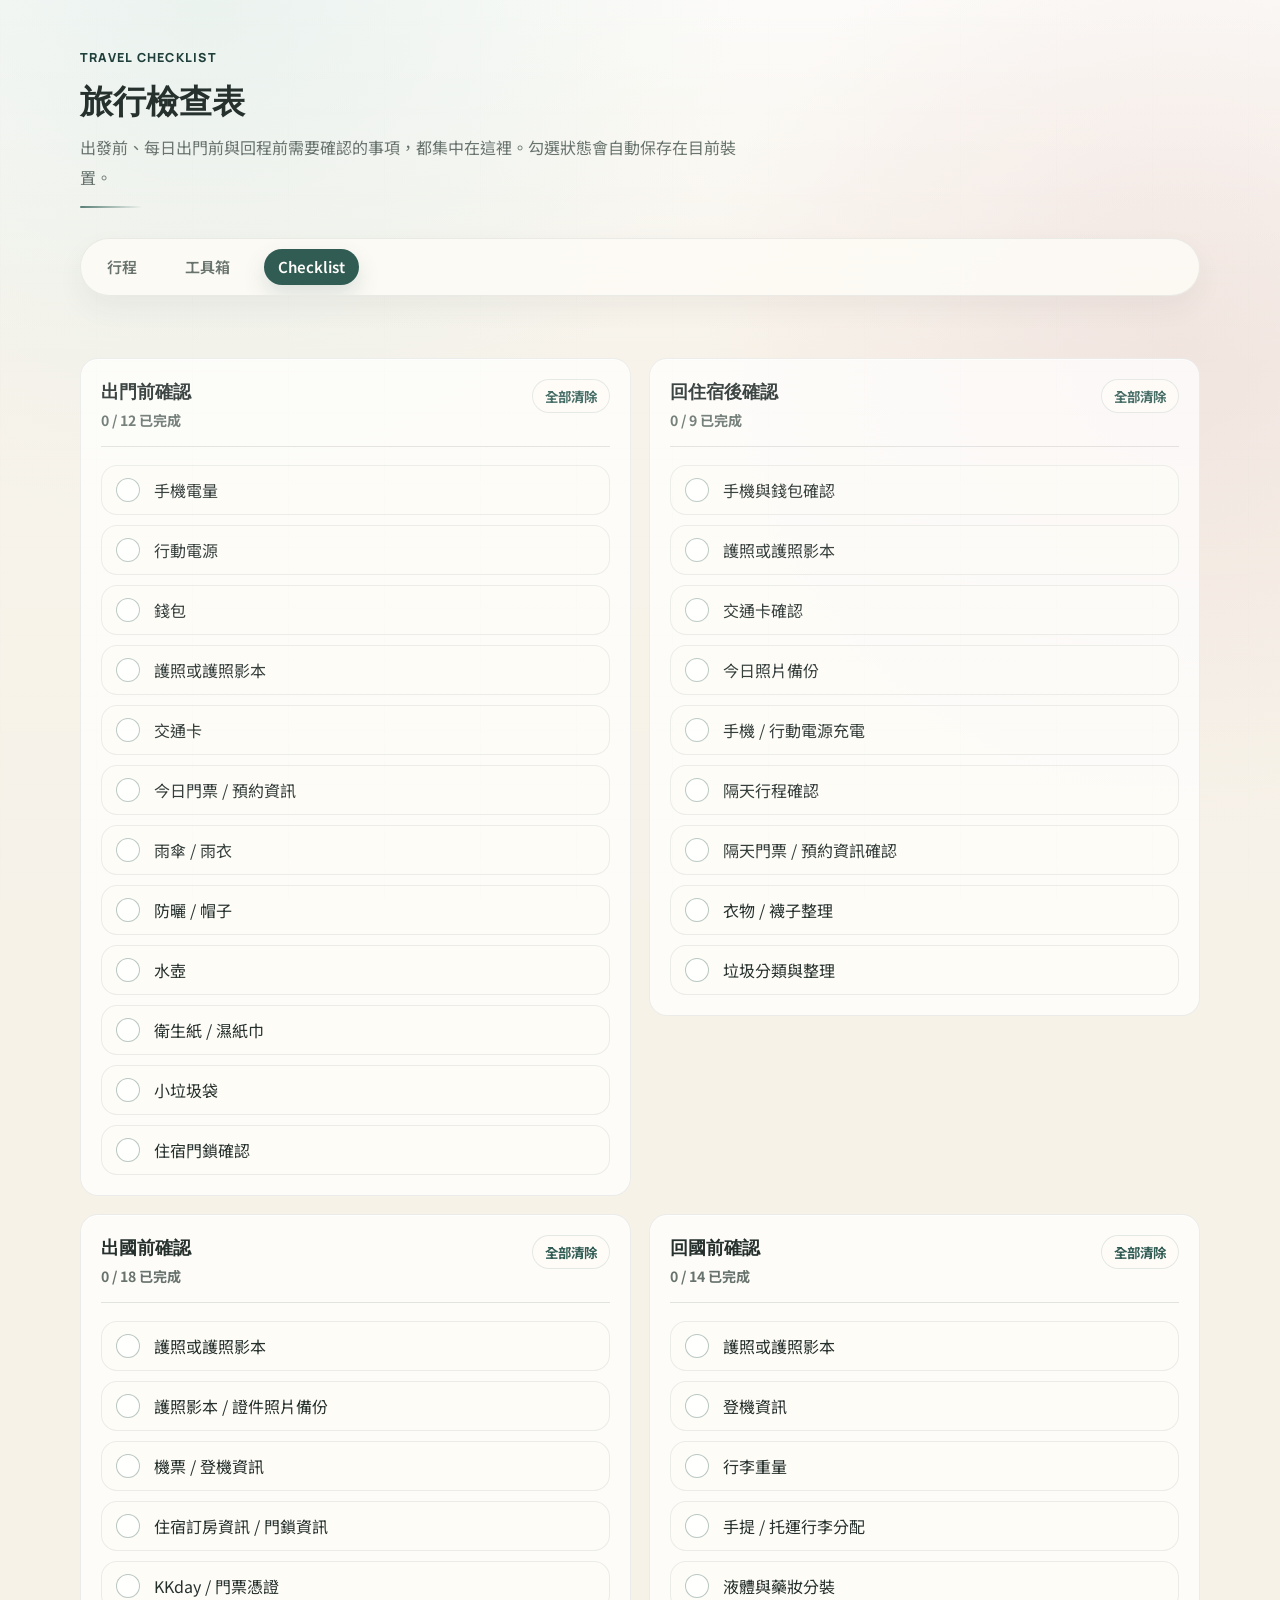
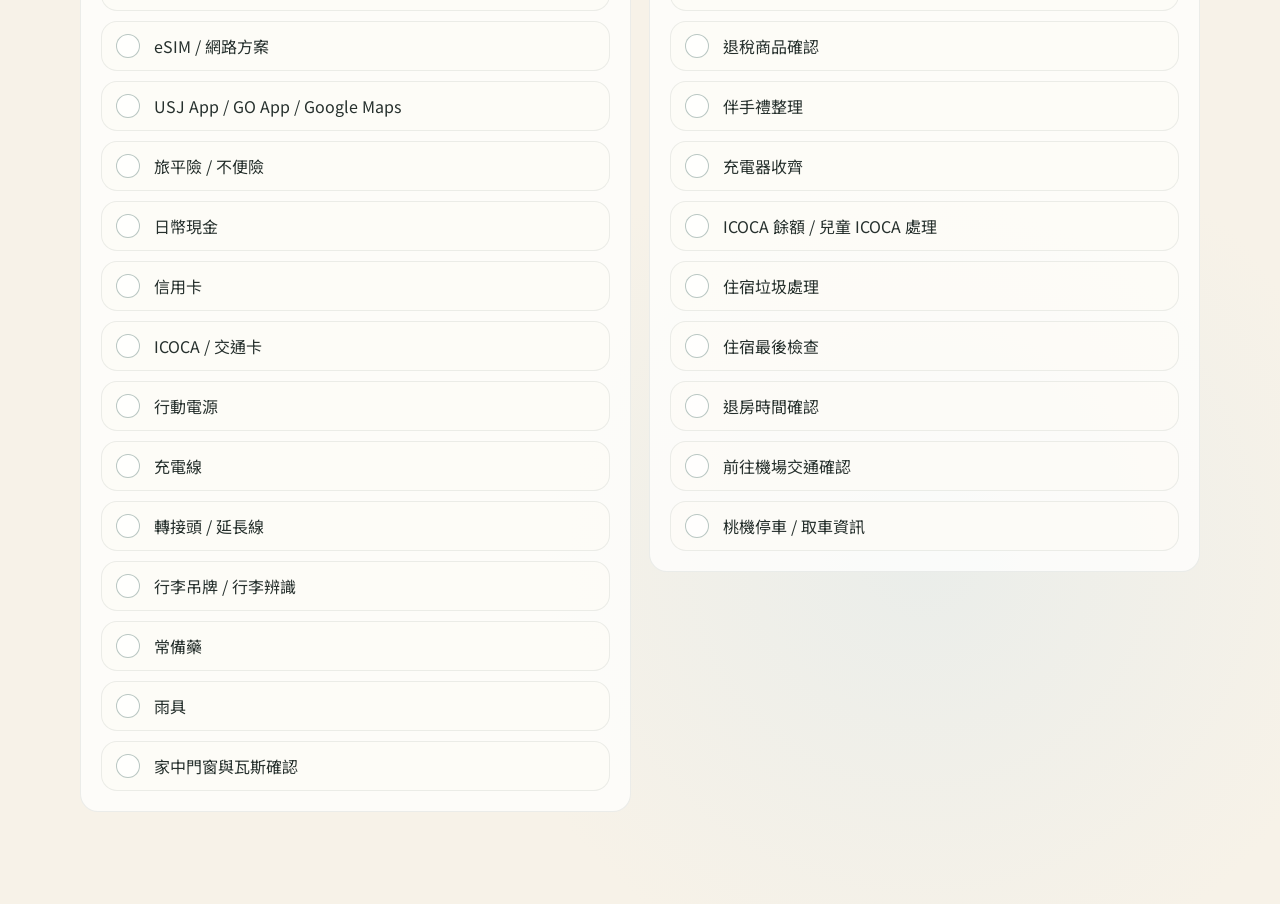
<file: notes.html>
<!DOCTYPE html>
<html lang="zh-Hant">
  <head>
    <meta charset="UTF-8" />
    <meta name="viewport" content="width=device-width, initial-scale=1.0" />
    <title>旅行檢查表 | 關西家庭旅遊攻略</title>
    <meta
      name="description"
      content="關西家庭旅遊出發前、每日出門前與回程前 Checklist。"
    />
    <link rel="apple-touch-icon" sizes="180x180" href="assets/images/icons/apple-touch-icon.png" />
    <link rel="icon" type="image/png" sizes="32x32" href="assets/images/icons/favicon-32.png" />
    <link rel="icon" type="image/png" sizes="192x192" href="assets/images/icons/icon-192.png" />
    <link rel="icon" type="image/png" sizes="512x512" href="assets/images/icons/icon-512.png" />
    <link rel="manifest" href="manifest.json" />
    <link rel="preconnect" href="https://fonts.googleapis.com" />
    <link rel="preconnect" href="https://fonts.gstatic.com" crossorigin />
    <link
      href="https://fonts.googleapis.com/css2?family=Manrope:wght@400;500;700;800&family=Noto+Sans+TC:wght@400;500;700&display=swap"
      rel="stylesheet"
    />
    <link rel="stylesheet" href="style.css" />
  </head>
  <body data-page="notes">
    <div class="page-shell">
      <header class="page-header">
        <p class="eyebrow">Travel Checklist</p>
        <h1>旅行檢查表</h1>
        <p>出發前、每日出門前與回程前需要確認的事項，都集中在這裡。勾選狀態會自動保存在目前裝置。</p>
      </header>

      <nav class="section-nav site-nav" aria-label="頁面導覽">
        <a href="index.html">行程</a>
        <a href="resources.html">工具箱</a>
        <a class="is-active" href="notes.html">Checklist</a>
      </nav>

      <main id="app">
        <section class="content-section content-section--first">
          <div class="checklist-grid" id="checklist-container">
            <!-- 由 JavaScript 動態產生 -->
          </div>
        </section>
      </main>
    </div>

    <script src="data/trip-meta.js"></script>
    <script src="data/days/day1.js"></script>
    <script src="data/days/day2.js"></script>
    <script src="data/days/day3.js"></script>
    <script src="data/days/day4.js"></script>
    <script src="data/days/day5.js"></script>
    <script src="data/days/day6.js"></script>
    <script src="data/days/day7.js"></script>
    <script src="data/days/day8.js"></script>
    <script src="data/trip-data.js"></script>
    <script src="data/checklist.js"></script>
    <script src="app.js"></script>
  </body>
</html>
</file>
<file: style.css>
/* =========================
   THEME SETTINGS
   之後要換風格主要改這裡
========================= */
:root {
  --theme-bg: #f7f2e8;
  --theme-bg-soft: #fbfaf5;
  --theme-card: #ffffff;
  --theme-card-soft: #fdfbf6;
  --theme-card-tint: rgba(255, 255, 255, 0.74);
  --theme-text: #26302d;
  --theme-text-muted: #68736e;
  --theme-text-faint: #96a09a;
  --theme-accent: #587f76;
  --theme-accent-soft: #dfede8;
  --theme-accent-deep: #315c54;
  --theme-accent-ink: #203f3a;
  --theme-warm: #b98b5f;
  --theme-sakura: #ead4d2;
  --theme-sky: #dce8ec;
  --theme-line: rgba(80, 95, 90, 0.16);
  --theme-line-soft: rgba(80, 95, 90, 0.1);
  --theme-shadow: 0 18px 40px rgba(48, 55, 52, 0.08);
  --theme-shadow-soft: 0 12px 28px rgba(48, 55, 52, 0.055);
  --theme-shadow-hover: 0 20px 44px rgba(48, 55, 52, 0.1);
  --theme-radius-lg: 28px;
  --theme-radius-md: 18px;
  --theme-radius-sm: 14px;
  --theme-radius-pill: 999px;

  /* Sakura theme idea:
     --theme-bg: #fff7f8;
     --theme-accent: #d77a95;
     --theme-accent-deep: #ad5870;
     --theme-accent-soft: #f7e1e8;
  */

  --bg: var(--theme-bg);
  --bg-soft: var(--theme-bg-soft);
  --surface: var(--theme-card-tint);
  --surface-strong: var(--theme-card);
  --surface-tint: rgba(253, 251, 246, 0.86);
  --text: var(--theme-text);
  --text-soft: var(--theme-text-muted);
  --text-faint: var(--theme-text-faint);
  --line: var(--theme-line);
  --accent: var(--theme-accent);
  --accent-deep: var(--theme-accent-deep);
  --accent-ink: var(--theme-accent-ink);
  --accent-warm: var(--theme-warm);
  --accent-soft: rgba(88, 127, 118, 0.12);
  --shadow: var(--theme-shadow);
  --shadow-soft: var(--theme-shadow-soft);
  --shadow-hover: var(--theme-shadow-hover);
  --radius-lg: var(--theme-radius-lg);
  --radius-md: var(--theme-radius-md);
  --radius-sm: var(--theme-radius-sm);
  --container: 1120px;
  --safe-bottom: env(safe-area-inset-bottom, 0px);
  --mobile-nav-height: 72px;
}

*,
*::before,
*::after {
  box-sizing: border-box;
}

html {
  scroll-behavior: smooth;
}

body {
  position: relative;
  margin: 0;
  min-width: 320px;
  font-family: "Noto Sans TC", sans-serif;
  color: var(--text);
  background:
    radial-gradient(circle at 16% 0%, rgba(223, 237, 232, 0.7), transparent 34rem),
    radial-gradient(circle at 92% 14%, rgba(234, 212, 210, 0.55), transparent 30rem),
    radial-gradient(circle at 72% 86%, rgba(220, 232, 236, 0.48), transparent 28rem),
    linear-gradient(180deg, rgba(255, 255, 255, 0.72), transparent 360px),
    var(--bg);
  line-height: 1.65;
}

body::before {
  content: "";
  position: fixed;
  inset: 0;
  pointer-events: none;
  background:
    linear-gradient(rgba(255, 255, 255, 0.34), rgba(255, 255, 255, 0.14)),
    repeating-linear-gradient(
      90deg,
      rgba(49, 92, 84, 0.018) 0,
      rgba(49, 92, 84, 0.018) 1px,
      transparent 1px,
      transparent 96px
    ),
    repeating-linear-gradient(
      0deg,
      rgba(185, 139, 95, 0.018) 0,
      rgba(185, 139, 95, 0.018) 1px,
      transparent 1px,
      transparent 88px
    );
  opacity: 0.42;
}

a {
  color: inherit;
  text-decoration: none;
}

img {
  max-width: 100%;
}

.page-shell {
  width: min(calc(100% - 32px), var(--container));
  margin: 0 auto;
  padding: 22px 0 calc(132px + var(--safe-bottom));
}

.hero,
.panel,
.section-nav {
  backdrop-filter: none;
  -webkit-backdrop-filter: none;
}

.hero {
  position: relative;
  display: grid;
  gap: 26px;
  min-height: 0;
  padding: 0;
  overflow: hidden;
  align-content: start;
  color: var(--text);
  background: transparent;
  border: 0;
  border-radius: 0;
  box-shadow: none;
  isolation: auto;
}

.hero::before {
  content: none;
}

.hero::after {
  content: "";
  position: absolute;
  inset: 0 0 auto;
  height: 390px;
  pointer-events: none;
  z-index: 1;
  background:
    linear-gradient(180deg, rgba(21, 32, 34, 0.08), rgba(21, 32, 34, 0.18) 52%, rgba(21, 32, 34, 0.38)),
    linear-gradient(90deg, rgba(21, 32, 34, 0.28), transparent 58%);
}

.hero__media {
  position: relative;
  z-index: 0;
  margin: 0;
  overflow: hidden;
  min-height: 390px;
  border-radius: 22px;
  background:
    linear-gradient(135deg, rgba(247, 244, 237, 0.25), rgba(111, 142, 131, 0.2)),
    url("assets/images/cover.webp") center / cover no-repeat;
  box-shadow: 0 16px 42px rgba(36, 43, 43, 0.08);
  transform: none;
}

.hero__content,
.hero__card {
  position: relative;
  z-index: 2;
}

.eyebrow,
.day-card__label,
.link-card__category,
.hero__card-label {
  margin: 0 0 10px;
  font-family: "Manrope", sans-serif;
  font-size: 0.78rem;
  font-weight: 800;
  letter-spacing: 0.1em;
  text-transform: uppercase;
  color: var(--accent);
}

.hero .eyebrow,
.hero__card-label {
  color: var(--accent);
}

.hero h1,
.section-heading h2,
.day-card h3,
.panel h3,
.timeline-item h4,
.link-card h3 {
  margin: 0;
  font-family: "Manrope", sans-serif;
  letter-spacing: 0;
}

.hero h1 {
  max-width: 15ch;
  font-size: 2.25rem;
  line-height: 1.16;
  font-weight: 700;
  text-wrap: balance;
}

.hero__subtitle,
.day-card__intro,
.timeline-item__activity,
.link-card p,
.hero-summary__lead,
.hero__caption,
.timeline-item__address {
  margin: 0;
  color: var(--text-soft);
}

.hero__subtitle {
  max-width: 34rem;
  margin-top: 14px;
  color: var(--text-soft);
  font-size: 1.02rem;
  line-height: 1.9;
}

.hero__meta,
.hero__actions,
.timeline-item__actions {
  display: flex;
  flex-wrap: wrap;
  gap: 10px;
}

.hero__meta {
  margin-top: 22px;
}

.hero__actions {
  margin-top: 22px;
}

.meta-chip,
.transport-chip {
  display: inline-flex;
  align-items: center;
  gap: 6px;
  padding: 7px 12px;
  border-radius: 999px;
  background: rgba(255, 255, 255, 0.68);
  color: var(--accent-deep);
  font-size: 0.92rem;
  font-weight: 500;
  border: 1px solid rgba(17, 94, 89, 0.08);
  box-shadow: 0 8px 18px rgba(31, 41, 51, 0.04);
}

.hero .meta-chip {
  background: rgba(255, 255, 255, 0.52);
  color: var(--accent-deep);
  border-color: rgba(85, 127, 118, 0.16);
  box-shadow: none;
}

.hero__card {
  max-width: none;
  padding: 18px 0 0;
  background: transparent;
  border: 0;
  border-top: 1px solid var(--line);
  border-radius: 0;
  box-shadow: none;
}

.hero-summary__lead {
  margin-bottom: 16px;
  color: var(--text-soft);
  font-size: 0.98rem;
}

.hero-summary__list,
.bullet-list {
  margin: 0;
  padding-left: 18px;
  color: var(--text-soft);
}

.hero-summary__list {
  display: grid;
  gap: 8px;
  color: var(--text-soft);
}

.section-nav {
  position: fixed;
  right: 16px;
  bottom: 0;
  left: 16px;
  z-index: 30;
  display: flex;
  justify-content: space-between;
  gap: 4px;
  overflow: visible;
  margin: 0;
  padding: 8px 8px calc(8px + var(--safe-bottom));
  background: rgba(253, 251, 246, 0.94);
  border: 1px solid var(--theme-line-soft);
  border-radius: 999px;
  box-shadow: var(--theme-shadow-soft);
}

.section-nav a {
  flex: 1 1 0;
  display: inline-flex;
  align-items: center;
  justify-content: center;
  min-height: 40px;
  padding: 0 8px;
  border-radius: 999px;
  color: var(--text-soft);
  font-size: 0.82rem;
  font-weight: 700;
  white-space: nowrap;
  transition: background-color 0.24s ease, color 0.24s ease, transform 0.24s ease;
}

.section-nav a:hover,
.section-nav a:focus-visible {
  background: var(--theme-accent-soft);
  color: var(--accent-deep);
  transform: none;
  outline: none;
}

.section-nav a.is-active {
  background: var(--accent-deep);
  color: #fffefa;
  box-shadow: 0 10px 22px rgba(49, 92, 84, 0.16);
}

.section-nav a.is-active:hover,
.section-nav a.is-active:focus-visible {
  background: var(--accent-ink);
  color: #fffefa;
}

.page-header {
  position: relative;
}

.page-header::after {
  content: "";
  width: 62px;
  height: 2px;
  margin-top: 2px;
  border-radius: var(--theme-radius-pill);
  background: linear-gradient(90deg, var(--accent), transparent);
}

.section-heading .eyebrow,
.page-header .eyebrow {
  color: var(--accent-ink);
}

.page-header {
  display: grid;
  gap: 12px;
  max-width: 680px;
  padding-top: 16px;
}

.page-header h1 {
  margin: 0;
  font-family: "Manrope", sans-serif;
  font-size: 2.05rem;
  line-height: 1.22;
  font-weight: 700;
}

.page-header p {
  margin: 0;
  color: var(--text-soft);
  line-height: 1.85;
}

.content-section {
  margin-top: 88px;
}

.content-section--first {
  margin-top: 0;
}

.section-heading {
  display: grid;
  gap: 8px;
  margin-bottom: 28px;
}

.section-heading h2 {
  font-size: 1.58rem;
  line-height: 1.22;
  font-weight: 700;
}

.section-heading::after {
  content: none;
}

.overview-grid,
.notes-grid,
.links-grid {
  display: grid;
  gap: 16px;
}

.overview-grid {
  position: relative;
  gap: 32px;
  overflow: visible;
  padding: 0;
  border: 0;
}

.overview-grid::before {
  content: none;
}

.overview-panel {
  position: relative;
  padding: 0;
}

.overview-panel h3 {
  margin: 0 0 20px;
  font-family: "Noto Sans TC", sans-serif;
  font-size: 1rem;
  font-weight: 800;
  letter-spacing: 0.02em;
  color: var(--accent-ink);
}

.overview-panel--facts {
  border-bottom: 0;
}

.overview-panel--highlights {
  padding: 24px;
  background: rgba(255, 255, 255, 0.48);
  border: 1px solid rgba(34, 43, 45, 0.08);
  border-radius: var(--radius-lg);
}

.panel {
  padding: 22px;
  background: rgba(255, 255, 255, 0.76);
  border: 1px solid var(--theme-line-soft);
  border-radius: var(--radius-md);
  box-shadow: 0 1px 0 rgba(255, 255, 255, 0.75) inset;
  transition: transform 0.28s ease, box-shadow 0.28s ease, border-color 0.28s ease;
}

.panel:hover {
  transform: translateY(-2px);
  box-shadow: var(--shadow-soft);
  border-color: rgba(88, 127, 118, 0.18);
}

.overview-list,
.timeline-item__details {
  margin: 18px 0 0;
}

.overview-list {
  display: grid;
  gap: 14px;
  margin: 0;
}

.overview-item,
.timeline-item__details > div {
  padding: 12px 0;
  border-bottom: 1px solid var(--line);
}

.overview-item {
  display: grid;
  gap: 6px;
  padding: 0 0 15px;
  border-bottom: 1px solid rgba(34, 43, 45, 0.1);
}

.overview-item:first-child,
.timeline-item__details > div:first-child {
  padding-top: 0;
}

.overview-item:last-child,
.timeline-item__details > div:last-child {
  padding-bottom: 0;
  border-bottom: 0;
}

.overview-item dt,
.timeline-item__details dt {
  margin-bottom: 4px;
  color: var(--text-soft);
  font-size: 0.92rem;
}

.overview-item dt {
  color: var(--text-faint);
  font-family: "Manrope", sans-serif;
  font-size: 0.74rem;
  font-weight: 800;
  letter-spacing: 0.08em;
  text-transform: uppercase;
}

.overview-item dd,
.timeline-item__details dd {
  margin: 0;
  font-weight: 700;
}

.overview-item dd {
  font-size: 1rem;
  line-height: 1.75;
  font-weight: 500;
}

.overview-panel--highlights .bullet-list {
  display: grid;
  gap: 16px;
  padding-left: 0;
  list-style: none;
}

.overview-panel--highlights .bullet-list li {
  position: relative;
  padding: 0 0 0 24px;
  color: var(--text);
  font-size: 0.98rem;
  line-height: 1.85;
  border-bottom: 0;
}

.overview-panel--highlights .bullet-list li:last-child {
  padding-bottom: 0;
  border-bottom: 0;
}

.overview-panel--highlights .bullet-list li::before {
  content: "•";
  position: absolute;
  top: 0;
  left: 0;
  width: auto;
  height: auto;
  color: var(--accent-warm);
  background: transparent;
}

.page-entry-grid,
.reference-grid {
  display: grid;
  gap: 14px;
}

.page-entry-card {
  position: relative;
  display: grid;
  gap: 12px;
  color: inherit;
  padding: 24px 0;
  background: transparent;
  border: 0;
  border-top: 1px solid var(--line);
  border-radius: 0;
  box-shadow: none;
}

.page-entry-card span {
  color: var(--accent-warm);
  font-family: "Manrope", sans-serif;
  font-size: 0.82rem;
  font-weight: 800;
}

.page-entry-card h3,
.reference-card h2 {
  margin: 0;
  font-family: "Manrope", sans-serif;
  letter-spacing: 0;
}

.page-entry-card p,
.reference-card p {
  margin: 0;
  color: var(--text-soft);
  line-height: 1.78;
}

.page-entry-card::after {
  content: "前往";
  color: var(--accent-deep);
  font-size: 0.92rem;
  font-weight: 700;
}

.reference-card {
  min-height: 0;
  padding: 18px;
  border: 1px solid var(--theme-line-soft);
  border-radius: var(--radius-lg);
  background: rgba(255, 255, 255, 0.72);
  box-shadow: 0 1px 0 rgba(255, 255, 255, 0.72) inset;
}

.reference-board {
  display: grid;
  gap: 18px;
}

.reference-card--wide {
  display: grid;
  gap: 18px;
}

.reference-thumb {
  min-height: 140px;
  overflow: hidden;
  border-radius: 18px;
  background:
    linear-gradient(135deg, rgba(88, 127, 118, 0.18), rgba(185, 139, 95, 0.13)),
    repeating-linear-gradient(
      135deg,
      rgba(255, 255, 255, 0.55) 0,
      rgba(255, 255, 255, 0.55) 1px,
      transparent 1px,
      transparent 14px
    );
  border: 1px solid rgba(80, 95, 90, 0.12);
}

.days {
  display: grid;
  gap: 22px;
}

.day-tabs {
  display: flex;
  gap: 8px;
  overflow-x: auto;
  margin-bottom: 24px;
  padding: 4px 2px 12px;
  scrollbar-width: none;
}

.day-tabs::-webkit-scrollbar {
  display: none;
}

.day-tab {
  flex: 0 0 auto;
  min-height: 40px;
  padding: 0 15px;
  border: 1px solid rgba(88, 127, 118, 0.18);
  border-radius: 999px;
  background: rgba(255, 255, 255, 0.42);
  color: var(--text-soft);
  font-family: "Noto Sans TC", sans-serif;
  font-size: 0.94rem;
  font-weight: 700;
  box-shadow: none;
  transition:
    transform 0.22s ease,
    background-color 0.22s ease,
    color 0.22s ease,
    border-color 0.22s ease,
    box-shadow 0.22s ease;
  cursor: pointer;
}

.day-tab:hover,
.day-tab:focus-visible {
  transform: translateY(-1px);
  background: rgba(255, 255, 255, 0.86);
  color: var(--accent-deep);
  border-color: rgba(88, 127, 118, 0.3);
  box-shadow: var(--shadow-soft);
  outline: none;
}

.day-tab--active {
  background: var(--accent-deep);
  color: #fffefa;
  border-color: var(--accent-deep);
  box-shadow: 0 10px 20px rgba(49, 92, 84, 0.14);
}

.day-tab--active:hover,
.day-tab--active:focus-visible {
  color: #fffefa;
  background: var(--accent-ink);
}

.day-card__header {
  display: flex;
  justify-content: space-between;
  gap: 16px;
  align-items: flex-start;
}

.day-card__date,
.day-card__theme {
  margin: 8px 0 0;
  color: var(--text-soft);
}

.day-card {
  position: relative;
  overflow: hidden;
  background:
    linear-gradient(180deg, rgba(255, 255, 255, 0.86), rgba(253, 251, 246, 0.74)),
    var(--theme-card);
}

.day-card::before {
  content: none;
}

.day-card__theme {
  padding: 8px 12px;
  border-radius: 999px;
  background: var(--theme-accent-soft);
  color: var(--accent-deep);
  border: 1px solid rgba(88, 127, 118, 0.12);
  white-space: nowrap;
}

.day-card__intro {
  margin-top: 16px;
  max-width: 60ch;
}

.day-card__visual {
  margin-top: 18px;
}

.day-visual-card {
  display: grid;
  gap: 10px;
  margin: 0;
}

.day-visual-card[hidden],
.spot-preview[hidden],
.timeline-item__extra[hidden],
.day-card__visual[hidden] {
  display: none;
}

.day-visual-card__button,
.spot-preview__button {
  appearance: none;
  display: block;
  width: 100%;
  padding: 0;
  overflow: hidden;
  border: 0;
  background: transparent;
  cursor: pointer;
}

.day-visual-card__button {
  border-radius: 22px;
  box-shadow: var(--theme-shadow-soft);
}

.day-visual-card img {
  display: block;
  width: 100%;
  max-height: 360px;
  object-fit: cover;
  background: var(--bg-soft);
}

.day-visual-card figcaption {
  color: var(--text-soft);
  font-size: 0.9rem;
}

.back-to-top {
  position: fixed;
  right: 18px;
  bottom: calc(var(--mobile-nav-height) + var(--safe-bottom) + 18px);
  z-index: 28;
  display: inline-flex;
  align-items: center;
  justify-content: center;
  width: 44px;
  height: 44px;
  border: 1px solid rgba(36, 43, 43, 0.14);
  border-radius: 999px;
  background: rgba(255, 253, 248, 0.92);
  color: var(--accent-deep);
  font-family: "Manrope", sans-serif;
  font-size: 1.05rem;
  font-weight: 800;
  box-shadow: 0 12px 28px rgba(34, 43, 45, 0.12);
  cursor: pointer;
  opacity: 0;
  pointer-events: none;
  transform: translateY(10px);
  transition: opacity 180ms ease, transform 180ms ease;
}

.back-to-top.is-visible {
  opacity: 1;
  pointer-events: auto;
  transform: translateY(0);
}

.back-to-top:hover,
.back-to-top:focus-visible {
  background: var(--surface-strong);
  outline: none;
}

.day-card__subtotal {
  display: flex;
  justify-content: space-between;
  gap: 12px;
  align-items: center;
  margin-top: 24px;
  padding: 16px 18px 0 0;
  border-top: 1px solid var(--line);
  color: var(--text-soft);
}

.day-card__subtotal strong {
  font-family: "Manrope", sans-serif;
  font-size: 1.08rem;
  color: var(--accent-deep);
}

.day-card__timeline {
  position: relative;
  display: grid;
  gap: 14px;
  margin-top: 24px;
  padding-left: 16px;
}

.day-card__timeline::before {
  content: "";
  position: absolute;
  top: 8px;
  bottom: 8px;
  left: 1px;
  width: 1px;
  background: linear-gradient(180deg, rgba(88, 127, 118, 0.26), rgba(88, 127, 118, 0.03));
}

.timeline-item {
  position: relative;
  display: grid;
  gap: 12px;
  padding: 18px 16px;
  border: 1px solid rgba(80, 95, 90, 0.1);
  border-radius: 18px;
  background: rgba(255, 255, 255, 0.72);
  box-shadow: 0 1px 0 rgba(255, 255, 255, 0.72) inset;
}

.timeline-item::before {
  content: "";
  position: absolute;
  top: 24px;
  left: -22px;
  width: 11px;
  height: 11px;
  border-radius: 50%;
  background: var(--surface-strong);
  border: 2px solid rgba(88, 127, 118, 0.62);
  box-shadow: 0 0 0 5px rgba(88, 127, 118, 0.09);
}

.timeline-item__time {
  display: inline-flex;
  width: fit-content;
  padding: 6px 10px;
  border-radius: 999px;
  background: var(--theme-accent-soft);
  font-family: "Manrope", sans-serif;
  font-size: 1.02rem;
  font-weight: 800;
  color: var(--accent-deep);
}

.timeline-item__title-row {
  display: flex;
  flex-wrap: wrap;
  justify-content: space-between;
  gap: 10px;
  align-items: center;
}

.timeline-item__details {
  display: grid;
  gap: 0;
  margin-top: 14px;
}

.timeline-item__address {
  margin-top: 10px;
  font-size: 0.92rem;
  color: var(--text-faint);
}

.timeline-item__actions {
  margin-top: 16px;
}

.timeline-item__extra {
  display: grid;
  gap: 10px;
  margin-top: 14px;
}

.restaurant-info {
  display: grid;
  gap: 6px;
  padding: 12px 14px;
  border: 1px solid var(--theme-line-soft);
  border-radius: 12px;
  background: rgba(255, 255, 255, 0.58);
  box-shadow: 0 1px 0 rgba(255, 255, 255, 0.72) inset;
}

.restaurant-info__label {
  display: inline-flex;
  align-items: center;
  gap: 6px;
  width: fit-content;
  font-size: 0.78rem;
  font-weight: 800;
  color: var(--accent-deep);
}

.restaurant-info__icon {
  font-size: 0.92rem;
  line-height: 1;
}

.restaurant-info__name {
  font-weight: 800;
  color: var(--text);
}

.restaurant-info__note {
  font-size: 0.92rem;
  color: var(--text-faint);
}

.restaurant-info .schedule-links {
  margin-top: 2px;
}

.spot-preview {
  margin: 0;
}

.spot-preview-strip {
  display: flex;
  gap: 10px;
  overflow-x: auto;
  padding-bottom: 4px;
  scroll-snap-type: x proximity;
}

.spot-preview-strip .spot-preview {
  flex: 0 0 min(82%, 280px);
  scroll-snap-align: start;
}

.spot-preview__button {
  border-radius: 16px;
  border: 1px solid var(--theme-line-soft);
  box-shadow: 0 1px 0 rgba(255, 255, 255, 0.72) inset;
}

.spot-preview img {
  display: block;
  width: 100%;
  aspect-ratio: 16 / 9;
  max-height: 220px;
  object-fit: cover;
  background: var(--bg-soft);
}

.schedule-links {
  display: flex;
  flex-wrap: wrap;
  gap: 8px;
}

.button-link {
  display: inline-flex;
  align-items: center;
  justify-content: center;
  min-height: 40px;
  padding: 0 16px;
  border-radius: 999px;
  background: var(--accent-deep);
  color: #ffffff;
  font-size: 0.94rem;
  font-weight: 700;
  box-shadow: none;
  transition:
    transform 0.22s ease,
    background-color 0.22s ease,
    box-shadow 0.22s ease,
    border-color 0.22s ease;
}

.link-chip {
  min-height: 38px;
  padding: 0 12px;
  border: 1px solid rgba(88, 127, 118, 0.14);
  border-radius: var(--theme-radius-pill);
  background: rgba(255, 255, 255, 0.62);
  color: var(--accent-deep);
  box-shadow: 0 1px 0 rgba(255, 255, 255, 0.72) inset;
}

.link-chip:hover,
.link-chip:focus-visible {
  background: var(--theme-accent-soft);
  border-color: rgba(88, 127, 118, 0.28);
}

.hero .button-link {
  min-height: 40px;
  padding-inline: 16px;
  background: var(--accent-deep);
  color: #fffefa;
  border: 1px solid var(--accent-deep);
  box-shadow: none;
}

.hero .button-link:hover,
.hero .button-link:focus-visible {
  background: var(--accent-ink);
  color: #fffefa;
  box-shadow: none;
}

.hero .button-link--muted {
  background: transparent;
  color: var(--accent-deep);
  border-color: rgba(85, 127, 118, 0.28);
}

.hero .button-link--muted:hover,
.hero .button-link--muted:focus-visible {
  background: rgba(85, 127, 118, 0.08);
  color: var(--accent-deep);
}

.button-link:hover,
.button-link:focus-visible {
  transform: translateY(-1px);
  background: var(--accent-ink);
  box-shadow: none;
  outline: none;
}

.button-link--muted {
  background: rgba(255, 255, 255, 0.6);
  color: var(--accent-deep);
  border: 1px solid rgba(17, 94, 89, 0.14);
  box-shadow: none;
}

.button-link--muted:hover,
.button-link--muted:focus-visible {
  background: rgba(17, 94, 89, 0.08);
  box-shadow: none;
}

.notes-grid .panel,
.links-grid .panel {
  height: 100%;
}

.notes-grid {
  gap: 20px;
}

.note-card {
  padding: 24px;
  background: rgba(255, 255, 255, 0.46);
  border: 1px solid rgba(34, 43, 45, 0.08);
  box-shadow: none;
}

.note-card h3 {
  margin-bottom: 18px;
  font-size: 1.1rem;
}

.note-focus-list,
.note-card .bullet-list {
  display: grid;
  gap: 10px;
  padding-left: 0;
  list-style: none;
}

.note-focus-list {
  margin: 0 0 22px;
}

.note-focus-list li {
  padding: 12px 14px;
  border-radius: 12px;
  background: rgba(255, 253, 248, 0.76);
  color: var(--accent-ink);
  line-height: 1.65;
}

.note-detail-block {
  padding-top: 18px;
  border-top: 1px solid var(--line);
}

.note-detail-block > p {
  margin: 0 0 12px;
  color: var(--text-faint);
  font-size: 0.86rem;
  font-weight: 700;
}

.note-card .bullet-list li {
  position: relative;
  padding-left: 22px;
  color: var(--text-soft);
  font-size: 0.95rem;
  line-height: 1.72;
}

.note-card .bullet-list li::before {
  content: "";
  position: absolute;
  top: 0.75em;
  left: 0;
  width: 7px;
  height: 7px;
  border: 1px solid var(--accent);
  border-radius: 50%;
  background: rgba(85, 127, 118, 0.08);
}

.checklist-summary {
  display: flex;
  flex-wrap: wrap;
  justify-content: space-between;
  gap: 10px;
  align-items: center;
  margin-bottom: 18px;
  padding: 18px 20px;
  background: rgba(255, 255, 255, 0.68);
  border: 1px solid var(--theme-line-soft);
  border-radius: 18px;
}

.checklist-summary__label {
  margin: 0;
  color: var(--text-soft);
  font-size: 0.9rem;
  font-weight: 700;
}

.checklist-summary strong {
  color: var(--accent-ink);
  font-family: "Manrope", sans-serif;
  font-size: 1.08rem;
}

.checklist-grid {
  display: grid;
  gap: 18px;
}

.checklist-card {
  display: grid;
  gap: 18px;
  padding: 20px;
  background: rgba(255, 255, 255, 0.74);
  border: 1px solid var(--theme-line-soft);
  box-shadow: 0 1px 0 rgba(255, 255, 255, 0.72) inset;
}

.checklist-card__header {
  display: flex;
  justify-content: space-between;
  gap: 14px;
  align-items: flex-start;
  padding-bottom: 14px;
  border-bottom: 1px solid var(--line);
}

.checklist-card h2 {
  margin: 0;
  font-family: "Manrope", sans-serif;
  font-size: 1.15rem;
  line-height: 1.35;
}

.checklist-card__header p {
  margin: 5px 0 0;
  color: var(--text-soft);
  font-size: 0.88rem;
  font-weight: 700;
}

.checklist-clear {
  appearance: none;
  flex: 0 0 auto;
  min-height: 34px;
  padding: 0 12px;
  border: 1px solid rgba(88, 127, 118, 0.16);
  border-radius: 999px;
  background: rgba(255, 253, 248, 0.7);
  color: var(--accent-deep);
  font: inherit;
  font-size: 0.84rem;
  font-weight: 700;
  cursor: pointer;
}

.checklist-clear:hover,
.checklist-clear:focus-visible {
  background: var(--theme-accent-soft);
  outline: none;
}

.checklist-items {
  display: grid;
  gap: 10px;
}

.checklist-item {
  display: grid;
  grid-template-columns: 26px minmax(0, 1fr);
  gap: 12px;
  align-items: center;
  min-height: 50px;
  padding: 12px 14px;
  border: 1px solid rgba(80, 95, 90, 0.1);
  border-radius: 16px;
  background: rgba(253, 251, 246, 0.78);
  color: var(--text);
  cursor: pointer;
  transition: background-color 0.18s ease, border-color 0.18s ease, color 0.18s ease;
}

.checklist-item input {
  position: absolute;
  inline-size: 1px;
  block-size: 1px;
  opacity: 0;
  pointer-events: none;
}

.checklist-item__box {
  display: inline-grid;
  place-items: center;
  width: 24px;
  height: 24px;
  border: 1.5px solid rgba(73, 108, 99, 0.38);
  border-radius: 50%;
  background: rgba(255, 255, 255, 0.78);
}

.checklist-item__box::after {
  content: "✓";
  color: #ffffff;
  font-size: 0.86rem;
  font-weight: 800;
  opacity: 0;
  transform: scale(0.7);
  transition: opacity 0.18s ease, transform 0.18s ease;
}

.checklist-item__text {
  line-height: 1.45;
}

.checklist-item.is-checked {
  background: rgba(223, 237, 232, 0.55);
  color: var(--text-soft);
}

.checklist-item.is-checked .checklist-item__box {
  border-color: var(--accent-deep);
  background: var(--accent-deep);
}

.checklist-item.is-checked .checklist-item__box::after {
  opacity: 1;
  transform: scale(1);
}

.checklist-item.is-checked .checklist-item__text {
  text-decoration: line-through;
  text-decoration-thickness: 1px;
  text-decoration-color: rgba(73, 108, 99, 0.45);
}

.checklist-item:has(input:focus-visible) {
  border-color: rgba(73, 108, 99, 0.38);
  box-shadow: 0 0 0 3px rgba(85, 127, 118, 0.12);
}

.links-grid {
  gap: 6px;
}

.link-card {
  position: relative;
  display: grid;
  gap: 8px;
  min-height: 100%;
  overflow: visible;
  padding: 16px 0;
  background: transparent;
  border: 0;
  border-bottom: 1px solid rgba(34, 43, 45, 0.1);
  border-radius: 0;
  box-shadow: none;
}

.link-card::before {
  content: none;
}

.link-card::after {
  content: none;
}

.link-card__top {
  display: flex;
  align-items: center;
  gap: 8px;
}

.link-card__icon {
  display: none;
}

.link-card__category {
  margin-bottom: 0;
  color: var(--accent-warm);
}

.link-card h3 {
  margin-top: 0;
  font-size: 1.08rem;
  line-height: 1.38;
}

.link-card p:not(.link-card__category) {
  max-width: 28rem;
  color: var(--text-soft);
  font-size: 0.94rem;
  line-height: 1.72;
}

.link-card .button-link {
  margin-top: auto;
  width: fit-content;
  min-height: auto;
  padding: 0;
  background: transparent;
  color: var(--accent-deep);
  border: 0;
  border-radius: 0;
  box-shadow: none;
  font-size: 0.9rem;
}

.link-card .button-link:hover,
.link-card .button-link:focus-visible {
  background: transparent;
  color: var(--accent-ink);
  box-shadow: none;
}

.quick-info-grid,
.toolbox-grid,
.emergency-grid {
  display: grid;
  gap: 12px;
}

.toolbox-card,
.emergency-card {
  display: grid;
  gap: 8px;
  min-height: 100%;
  padding: 16px;
  color: inherit;
  background: rgba(255, 255, 255, 0.72);
  border: 1px solid var(--theme-line-soft);
  border-radius: 18px;
  box-shadow: 0 1px 0 rgba(255, 255, 255, 0.72) inset;
}

.toolbox-card {
  text-decoration: none;
  transition:
    transform 0.18s ease,
    background-color 0.18s ease,
    border-color 0.18s ease;
}

.toolbox-card:hover,
.toolbox-card:focus-visible {
  color: inherit;
  background: rgba(253, 251, 246, 0.92);
  border-color: rgba(88, 127, 118, 0.24);
  outline: none;
  transform: translateY(-1px);
}

.toolbox-card--image {
  padding: 0;
  overflow: hidden;
}

.toolbox-card--image button {
  appearance: none;
  display: grid;
  gap: 7px;
  width: 100%;
  min-height: 118px;
  padding: 16px;
  color: inherit;
  background: transparent;
  border: 0;
  font: inherit;
  text-align: left;
  cursor: pointer;
}

.toolbox-card--image img,
.reference-thumb img {
  display: block;
  width: 100%;
  aspect-ratio: 16 / 10;
  object-fit: cover;
  border-radius: 14px;
  background: var(--bg-soft);
}

.toolbox-card__icon {
  line-height: 1;
  font-size: 1.3rem;
}

.toolbox-card strong,
.emergency-card strong {
  color: var(--text);
  font-size: 1rem;
  line-height: 1.42;
}

.toolbox-card small,
.emergency-card p:not(.eyebrow) {
  margin: 0;
  color: var(--text-soft);
  font-size: 0.9rem;
  line-height: 1.65;
}

.toolbox-card--link {
  border-left: 3px solid rgba(185, 139, 95, 0.38);
}

.toolbox-card--compact {
  grid-template-columns: auto minmax(0, 1fr);
  align-items: center;
  min-height: 58px;
}

.toolbox-card--compact strong {
  font-size: 0.96rem;
}

.emergency-card {
  background:
    linear-gradient(135deg, rgba(255, 255, 255, 0.82), rgba(253, 251, 246, 0.72)),
    var(--theme-card-soft);
}

.emergency-card a {
  color: var(--accent-deep);
}

.emergency-card .text-link {
  margin-top: 2px;
}

.day-tabs::-webkit-scrollbar {
  display: none;
}

.text-link {
  display: inline-flex;
  align-items: center;
  width: fit-content;
  min-height: 36px;
  padding: 0;
  color: var(--accent-deep);
  font: inherit;
  font-size: 0.9rem;
  font-weight: 700;
  letter-spacing: 0.02em;
  background: transparent;
  border: 0;
  border-radius: 0;
  cursor: pointer;
}

.text-link::after {
  content: "↗";
  margin-left: 6px;
  color: var(--accent-warm);
  font-size: 0.78rem;
}

.text-link:hover,
.text-link:focus-visible {
  color: var(--accent-ink);
  outline: none;
}

.timeline-item__actions {
  display: grid;
  gap: 8px;
  margin-top: 14px;
  padding-top: 12px;
  border-top: 1px solid rgba(34, 43, 45, 0.08);
}

.timeline-item__actions-label {
  color: var(--text-faint);
  font-size: 0.82rem;
  font-weight: 700;
  letter-spacing: 0.04em;
}

.timeline-item__links {
  display: flex;
  flex-wrap: wrap;
  gap: 8px;
}

.link-chip {
  min-height: 38px;
  padding: 0 12px;
  border: 1px solid rgba(88, 127, 118, 0.14);
  border-radius: var(--theme-radius-pill);
  background: rgba(255, 255, 255, 0.62);
  color: var(--accent-deep);
  font-size: 0.88rem;
  box-shadow: 0 1px 0 rgba(255, 255, 255, 0.72) inset;
}

.link-chip::after {
  font-size: 0.72rem;
}

.link-chip:hover,
.link-chip:focus-visible {
  background: var(--theme-accent-soft);
  border-color: rgba(88, 127, 118, 0.28);
}

.reference-card {
  display: grid;
  gap: 13px;
}

.reference-card .text-link {
  margin-top: 2px;
}

.reference-thumb {
  appearance: none;
  display: grid;
  place-items: center;
  width: 100%;
  padding: 0;
  color: var(--accent-deep);
  font: inherit;
  cursor: pointer;
  transition:
    border-color 180ms ease,
    background 180ms ease,
    transform 180ms ease;
}

.reference-thumb span {
  display: inline-flex;
  align-items: center;
  min-height: 34px;
  padding: 0 12px;
  border-radius: 999px;
  background: rgba(255, 253, 248, 0.72);
  color: var(--accent-deep);
  font-size: 0.86rem;
  font-weight: 700;
}

.reference-thumb:hover,
.reference-thumb:focus-visible {
  border-color: rgba(73, 108, 99, 0.28);
  background:
    linear-gradient(135deg, rgba(111, 142, 131, 0.24), rgba(183, 141, 92, 0.2)),
    repeating-linear-gradient(
      135deg,
      rgba(255, 255, 255, 0.58) 0,
      rgba(255, 255, 255, 0.58) 1px,
      transparent 1px,
      transparent 14px
    );
  outline: none;
  transform: translateY(-1px);
}

.tool-directory {
  display: grid;
  gap: 34px;
}

.tool-directory h3 {
  margin: 0 0 14px;
  font-family: "Manrope", sans-serif;
  font-size: 1.16rem;
}

.links-grid--primary {
  display: grid;
  gap: 14px;
}

.links-list {
  display: grid;
  gap: 0;
  border-top: 1px solid rgba(34, 43, 45, 0.1);
}

.link-row {
  display: grid;
  gap: 5px;
  padding: 14px 0;
  border-bottom: 1px solid rgba(34, 43, 45, 0.1);
}

.link-row h3 {
  margin: 0;
  font-family: "Manrope", sans-serif;
  font-size: 1rem;
  line-height: 1.4;
}

.link-row p:not(.link-card__category) {
  margin: 0;
  color: var(--text-soft);
  font-size: 0.9rem;
  line-height: 1.65;
}

.link-row .button-link {
  width: fit-content;
  min-height: auto;
  margin-top: 2px;
  padding: 0;
  color: var(--accent-deep);
  background: transparent;
  border: 0;
  box-shadow: none;
}

.lightbox[hidden] {
  display: none;
}

.lightbox {
  position: fixed;
  inset: 0;
  z-index: 40;
  display: grid;
  place-items: center;
  padding: 20px;
  background: rgba(31, 37, 36, 0.56);
}

.lightbox__dialog {
  position: relative;
  display: grid;
  gap: 16px;
  width: min(920px, 100%);
  max-height: min(86vh, 820px);
  overflow: auto;
  padding: 16px;
  border-radius: 22px;
  background: var(--surface-strong);
  box-shadow: 0 24px 70px rgba(20, 26, 26, 0.22);
}

.lightbox__close {
  justify-self: end;
  min-height: 38px;
  padding: 0 14px;
  border: 1px solid rgba(34, 43, 45, 0.12);
  border-radius: 999px;
  background: rgba(255, 255, 255, 0.72);
  color: var(--accent-deep);
  font: inherit;
  font-size: 0.9rem;
  font-weight: 700;
  cursor: pointer;
}

.lightbox__close:focus-visible,
.lightbox__close:hover {
  border-color: rgba(73, 108, 99, 0.3);
  outline: none;
}

.lightbox__media {
  position: relative;
  display: grid;
  place-items: center;
  min-height: 240px;
  overflow: hidden;
  border-radius: 16px;
  background:
    linear-gradient(135deg, rgba(111, 142, 131, 0.16), rgba(183, 141, 92, 0.14)),
    var(--bg-soft);
  border: 1px solid rgba(34, 43, 45, 0.1);
}

.lightbox__media img {
  display: block;
  max-width: 100%;
  max-height: 62vh;
  height: auto;
  object-fit: contain;
}

.lightbox__media--gallery {
  place-items: stretch;
  overflow: visible;
  padding: 10px;
}

.lightbox__gallery {
  display: grid;
  gap: 14px;
  width: 100%;
}

.lightbox__gallery img {
  width: 100%;
  max-height: none;
  height: auto;
  border-radius: 12px;
}

.lightbox__controls {
  display: flex;
  align-items: center;
  justify-content: space-between;
  gap: 12px;
}

.lightbox__control,
.lightbox__counter {
  display: inline-flex;
  align-items: center;
  justify-content: center;
  min-width: 38px;
  min-height: 38px;
  border: 1px solid rgba(34, 43, 45, 0.12);
  border-radius: 999px;
  background: rgba(255, 255, 255, 0.82);
  color: var(--accent-deep);
  box-shadow: 0 8px 22px rgba(20, 26, 26, 0.12);
}

.lightbox__control {
  font: inherit;
  font-size: 0.9rem;
  font-weight: 800;
  cursor: pointer;
}

.lightbox__control--previous::after {
  content: " 上一張";
}

.lightbox__control--next::before {
  content: "下一張 ";
}

.lightbox__counter {
  min-width: 82px;
  padding: 0 12px;
  font-family: "Manrope", sans-serif;
  font-size: 0.86rem;
  font-weight: 800;
}

.lightbox__control:hover,
.lightbox__control:focus-visible {
  border-color: rgba(73, 108, 99, 0.3);
  outline: none;
}

.lightbox__fallback {
  max-width: 28rem;
  padding: 30px 22px;
  color: var(--text-soft);
  text-align: center;
}

.lightbox__caption h2 {
  margin: 0;
  font-family: "Manrope", sans-serif;
  font-size: 1.25rem;
}

.lightbox__caption p {
  margin: 6px 0 0;
  color: var(--text-soft);
}

body.is-lightbox-open {
  overflow: hidden;
}

@media (min-width: 760px) {
  .page-shell {
    width: min(calc(100% - 56px), var(--container));
    padding-top: 30px;
    padding-bottom: 92px;
  }

  .section-nav {
    position: sticky;
    top: 12px;
    right: auto;
    bottom: auto;
    left: auto;
    justify-content: flex-start;
    gap: 20px;
    overflow-x: auto;
    margin: 30px 0 62px;
    padding: 10px 12px;
    background: rgba(253, 251, 246, 0.9);
    border: 1px solid var(--theme-line-soft);
    border-radius: 999px;
    box-shadow: var(--theme-shadow-soft);
  }

  .back-to-top {
    right: 28px;
    bottom: 28px;
  }

  .section-nav a {
    flex: 0 0 auto;
    min-height: 36px;
    padding: 0 14px;
    font-size: 0.94rem;
    font-weight: 600;
  }

  .hero {
    grid-template-columns: minmax(0, 1.08fr) minmax(280px, 0.92fr);
    align-items: end;
    gap: 36px;
  }

  .hero__media {
    grid-column: 1 / -1;
    min-height: 500px;
  }

  .hero::after {
    height: 500px;
  }

  .hero h1 {
    font-size: 3.2rem;
  }

  .hero__content {
    margin-top: 4px;
  }

  .hero__card {
    padding: 0 0 0 30px;
    border-top: 0;
    border-left: 1px solid var(--line);
  }

  .section-heading h2 {
    font-size: 1.95rem;
  }

  .overview-grid,
  .notes-grid,
  .links-grid,
  .page-entry-grid,
  .reference-grid,
  .toolbox-grid,
  .emergency-grid {
    grid-template-columns: repeat(2, minmax(0, 1fr));
  }

  .quick-info-grid,
  .toolbox-grid--compact {
    grid-template-columns: repeat(3, minmax(0, 1fr));
  }

  .checklist-grid {
    grid-template-columns: repeat(2, minmax(0, 1fr));
    align-items: start;
  }

  .overview-grid {
    grid-template-columns: minmax(0, 0.92fr) minmax(320px, 1.08fr);
    gap: 56px;
  }

  .overview-panel {
    padding: 0;
  }

  .overview-panel--facts {
    padding-right: 0;
    border-right: 0;
    border-bottom: 0;
  }

  .overview-panel--highlights {
    padding: 30px;
  }

  .overview-item {
    grid-template-columns: 112px minmax(0, 1fr);
    align-items: baseline;
    gap: 22px;
  }

  .page-entry-grid {
    grid-template-columns: repeat(3, minmax(0, 1fr));
  }

  .reference-card--wide {
    grid-template-columns: minmax(220px, 0.78fr) minmax(0, 1fr);
    align-items: center;
  }

  .links-grid--primary {
    grid-template-columns: repeat(2, minmax(0, 1fr));
  }

  .tool-directory {
    grid-template-columns: minmax(280px, 0.9fr) minmax(0, 1.1fr);
    align-items: start;
  }

  .timeline-item {
    grid-template-columns: 112px minmax(0, 1fr);
    align-items: start;
    padding: 20px;
  }

  .timeline-item--no-time .timeline-item__body {
    grid-column: 1 / -1;
  }

  .day-visual-card img {
    max-height: 420px;
  }

  .timeline-item__extra {
    max-width: 560px;
  }

  .spot-preview-strip .spot-preview {
    flex-basis: 220px;
  }

  .spot-preview img {
    max-height: 240px;
  }

  .timeline-item::before {
    top: 28px;
    left: -23px;
  }
}

@media (min-width: 1040px) {
  .hero {
    grid-template-columns: minmax(0, 0.98fr) minmax(360px, 0.82fr);
    gap: 48px;
  }

  .hero h1 {
    font-size: 3.8rem;
  }

  .hero__content {
    padding-right: 20px;
  }

  .overview-item dd {
    font-size: 1.05rem;
  }

  .notes-grid {
    grid-template-columns: repeat(3, minmax(0, 1fr));
  }

  .links-grid {
    grid-template-columns: repeat(2, minmax(0, 1fr));
    column-gap: 40px;
    align-items: stretch;
  }

  .reference-grid {
    grid-template-columns: repeat(4, minmax(0, 1fr));
  }

  .toolbox-grid {
    grid-template-columns: repeat(4, minmax(0, 1fr));
  }

  .emergency-grid {
    grid-template-columns: repeat(3, minmax(0, 1fr));
  }

  .link-card:first-child {
    grid-row: auto;
    min-height: auto;
    padding: 18px 0;
  }
}

@media (prefers-reduced-motion: reduce) {
  html {
    scroll-behavior: auto;
  }

  .panel,
  .button-link,
  .section-nav a,
  .day-tab {
    transition: none;
  }
}
</file>
